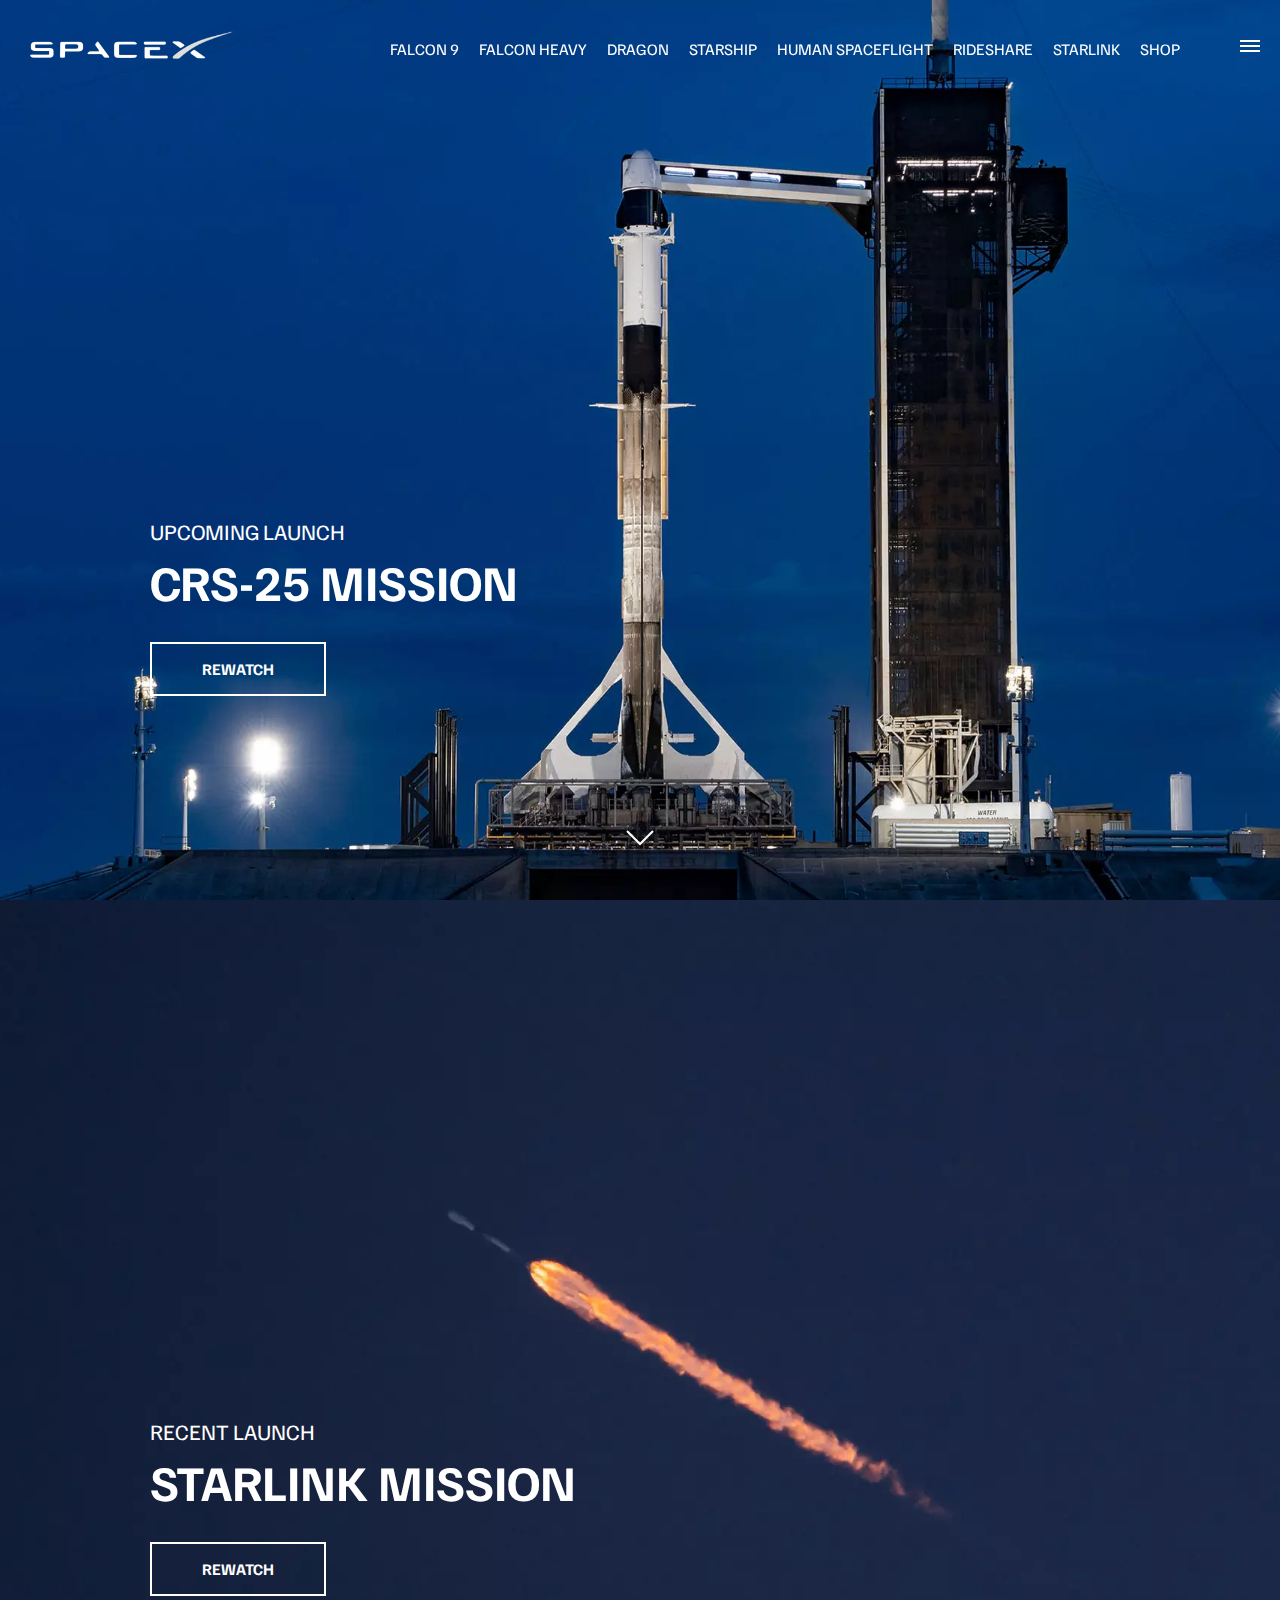
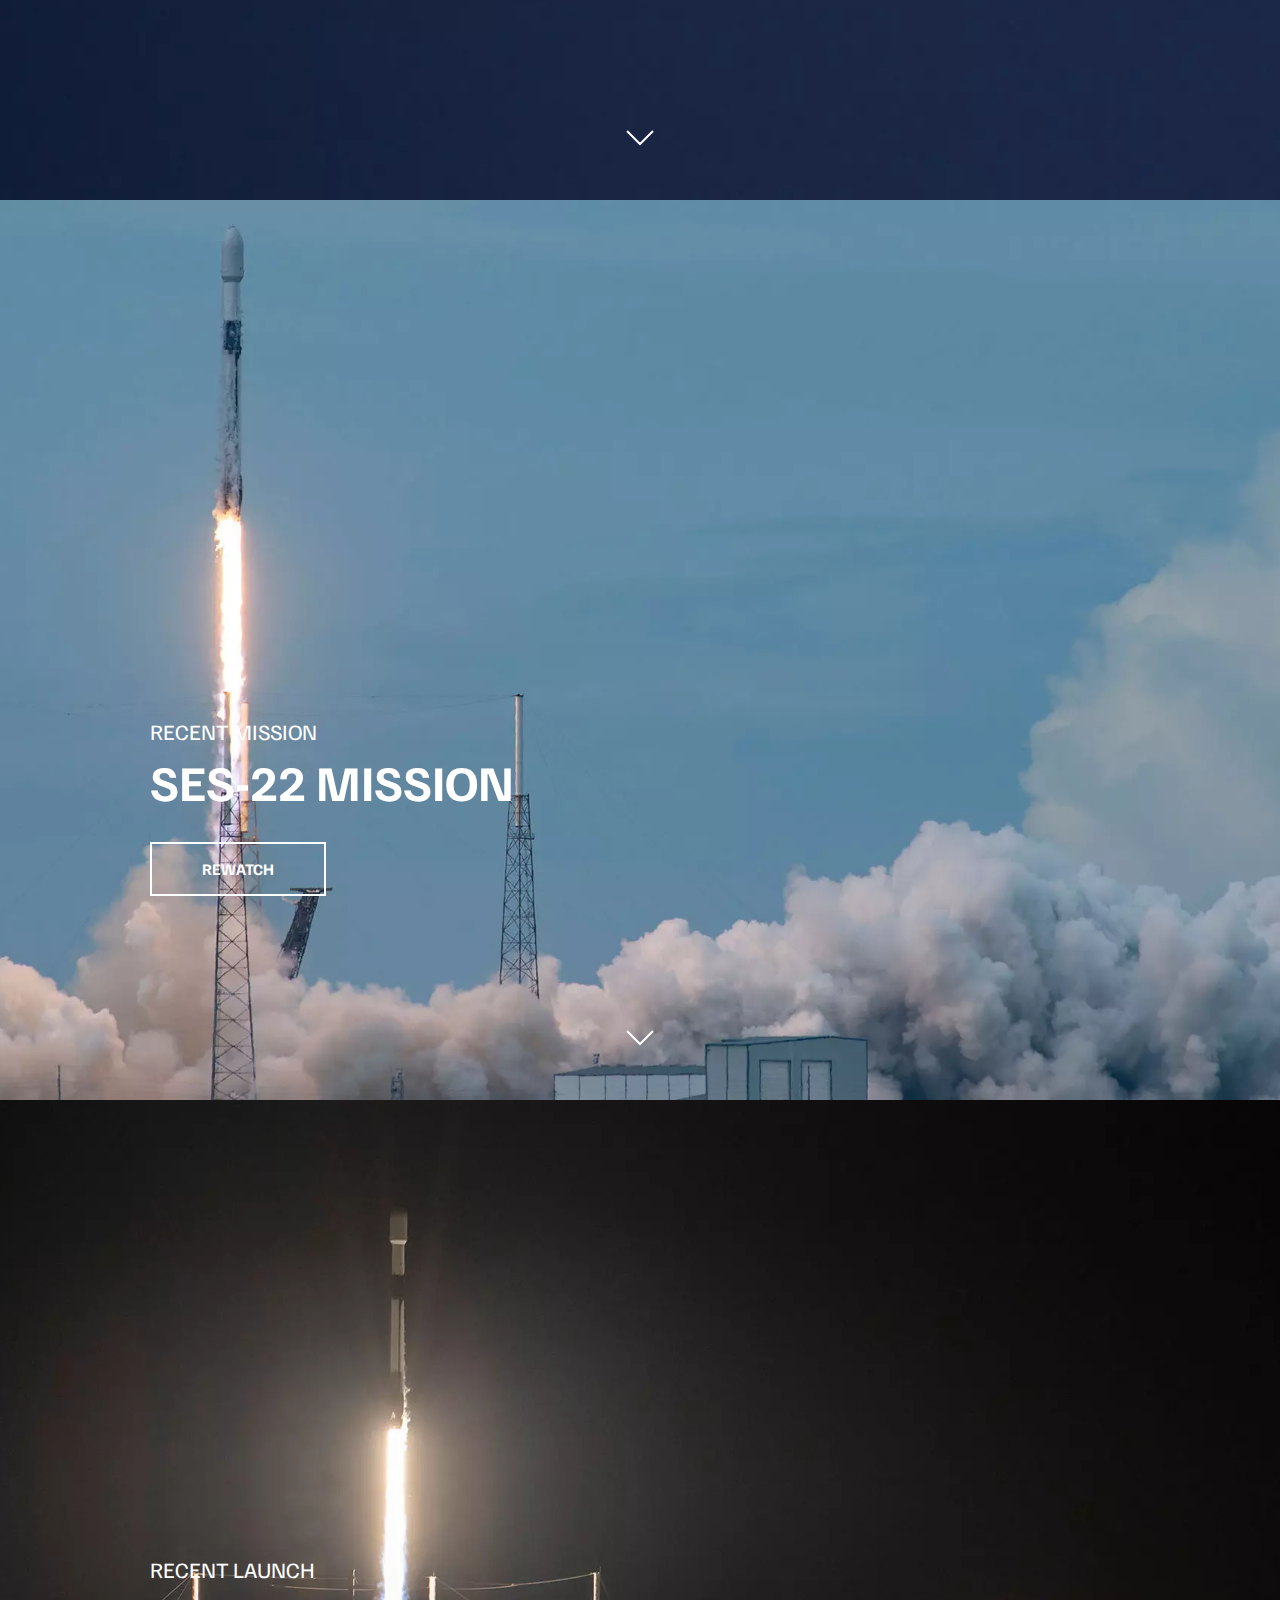
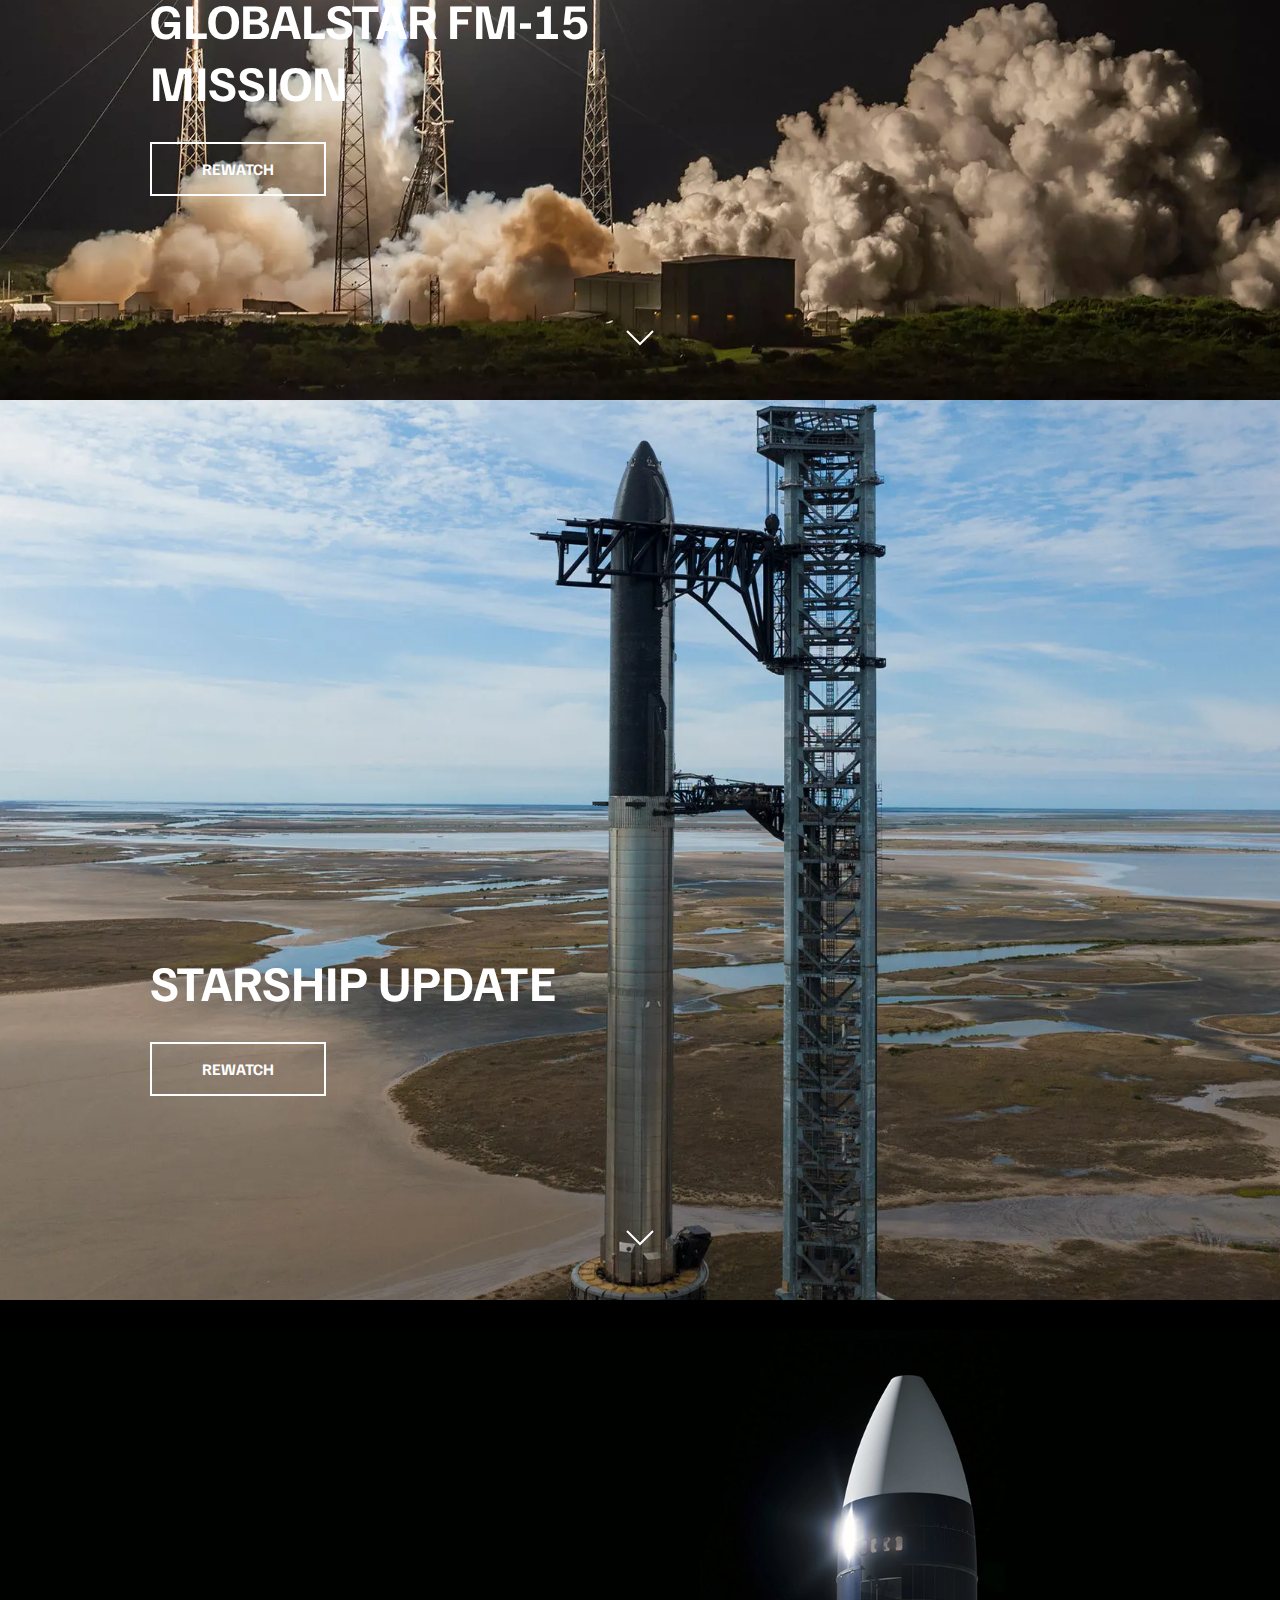
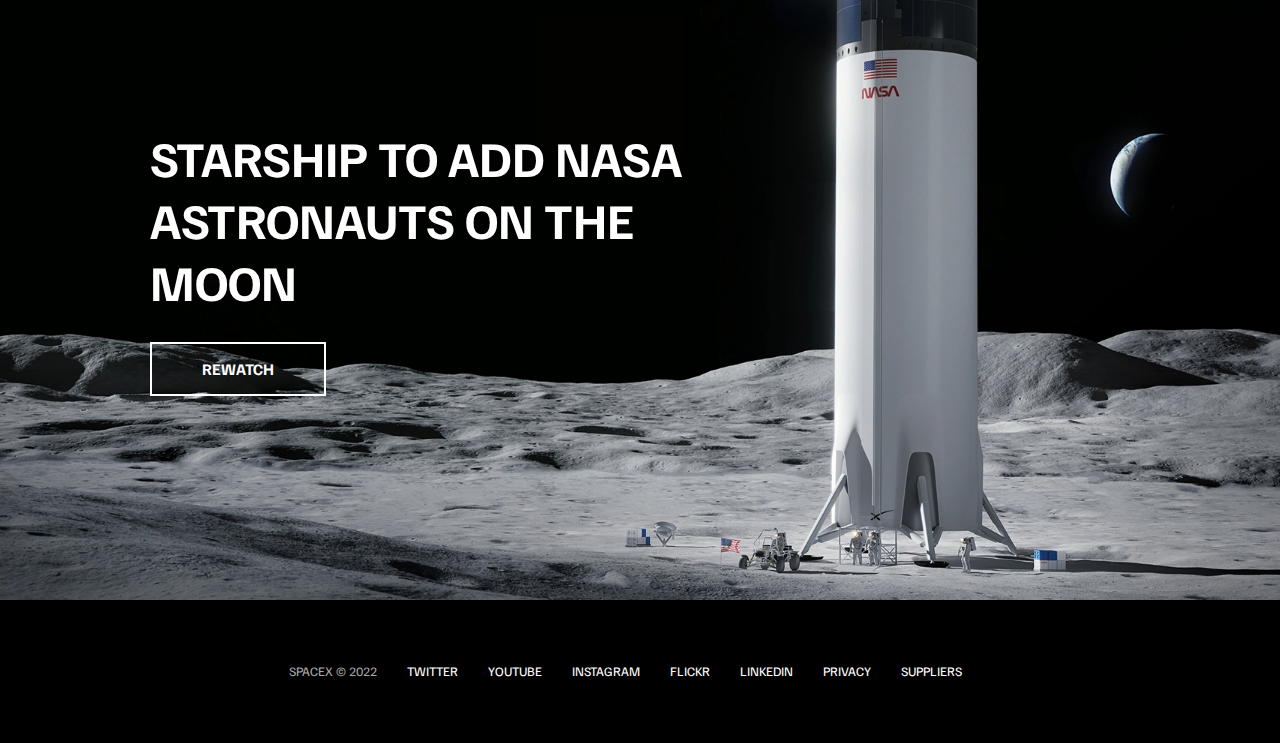
<file: index.html>
<!DOCTYPE html>
<html lang="en">

<head>
  <meta charset="UTF-8" />
  <meta http-equiv="X-UA-Compatible" content="IE=edge" />
  <meta name="viewport" content="width=device-width, initial-scale=1.0" />
  <link rel="stylesheet" href="css/style.css" />
  <script src="js/script.js" defer></script>
  <title>SpaceX</title>
</head>

<body>
  <div id="overlay"></div>
  <div id="mobile-menu" class="mobile-main-menu">
    <ul>
      <li><a href="#">Mission</a></li>
      <li><a href="#">Launches</a></li>
      <li><a href="#">Careers</a></li>
      <li><a href="#">Updates</a></li>
      <li><a href="#">Shop</a></li>

      <li class="mobile-only"><a href="falcon9.html">Falcon 9</a></li>
      <li class="mobile-only"><a href="falcon-heavy.html">Falcon Heavy</a></li>
      <li class="mobile-only"><a href="dragon.html">Dragon</a></li>
      <li class="mobile-only"><a href="#.html">Starship</a></li>
      <li class="mobile-only"><a href="#.html">Human Spaceflight</a></li>
      <li class="mobile-only"><a href="#.html">Rideshare</a></li>
      <li class="mobile-only"><a href="#.html">Starlink</a></li>
    </ul>
  </div>
  <header class="main-header">
    <div class="logo">
      <a href="index.html">
        <img src="img/logo.png" alt="SpaceX">
      </a>
    </div>
    <nav class="desktop-main-menu">
      <ul>
        <li><a href="falcon9.html">Falcon 9</a></li>
        <li><a href="falcon-heavy.html">Falcon Heavy</a></li>
        <li><a href="dragon.html">Dragon</a></li>
        <li><a href="#.html">Starship</a></li>
        <li><a href="#.html">Human Spaceflight</a></li>
        <li><a href="#.html">Rideshare</a></li>
        <li><a href="#.html">Starlink</a></li>
        <li><a href="#.html">Shop</a></li>
      </ul>
    </nav>
  </header>

  <!-- Hamburger Menu -->
  <button id="menu-btn" class="hamburger" type="button">
    <span class="hamburger-top"></span>
    <span class="hamburger-middle"></span>
    <span class="hamburger-bottom"></span>
  </button>

  <!-- Section A -->
  <section class="section-a">
    <div class="section-inner">
      <h4>Upcoming Launch</h4>
      <h2>CRS-25 Mission</h2>
      <a href="#" class="btn ">
        <div class="hover"></div>
        <span>Rewatch</span>
      </a>
    </div>
    <div class="scroll-arrow">
      <svg width="30px" height="20px">
        <path stroke="#ffffff" fill="none" stroke-width="2px" d="M2.000,5.000 L15.000,18.000 L28.000,5.000"></path>
      </svg>
    </div>
  </section>

  <!-- Section B -->
  <section class="section-b">
    <div class="section-inner">
      <h4>Recent Launch</h4>
      <h2>Starlink Mission</h2>
      <a href="#" class="btn ">
        <div class="hover"></div>
        <span>Rewatch</span>
      </a>
    </div>
    <div class="scroll-arrow">
      <svg width="30px" height="20px">
        <path stroke="#ffffff" fill="none" stroke-width="2px" d="M2.000,5.000 L15.000,18.000 L28.000,5.000"></path>
      </svg>
    </div>
  </section>

  <!-- Section C -->
  <section class="section-c">
    <div class="section-inner">
      <h4>Recent Mission</h4>
      <h2>SES-22 Mission</h2>
      <a href="#" class="btn ">
        <div class="hover"></div>
        <span>Rewatch</span>
      </a>
    </div>
    <div class="scroll-arrow">
      <svg width="30px" height="20px">
        <path stroke="#ffffff" fill="none" stroke-width="2px" d="M2.000,5.000 L15.000,18.000 L28.000,5.000"></path>
      </svg>
    </div>
  </section>

  <!-- Section-D -->
  <section class="section-d">
    <div class="section-inner">
      <h4>Recent Launch</h4>
      <h2>Globalstar FM-15 Mission</h2>
      <a href="#" class="btn ">
        <div class="hover"></div>
        <span>Rewatch</span>
      </a>
    </div>
    <div class="scroll-arrow">
      <svg width="30px" height="20px">
        <path stroke="#ffffff" fill="none" stroke-width="2px" d="M2.000,5.000 L15.000,18.000 L28.000,5.000"></path>
      </svg>
    </div>
  </section>

  <!-- Section E -->
  <section class="section-e">
    <div class="section-inner">
      <h2>Starship Update</h2>
      <a href="#" class="btn ">
        <div class="hover"></div>
        <span>Rewatch</span>
      </a>
    </div>
    <div class="scroll-arrow">
      <svg width="30px" height="20px">
        <path stroke="#ffffff" fill="none" stroke-width="2px" d="M2.000,5.000 L15.000,18.000 L28.000,5.000"></path>
      </svg>
    </div>
  </section>

  <!-- Section F -->
  <section class="section-f">
    <div class="section-inner">

      <h2>Starship to add NASA astronauts on the moon</h2>
      <a href="#" class="btn ">
        <div class="hover"></div>
        <span>Rewatch</span>
      </a>
    </div>
  </section>
  <footer>
    <ul>
      <li>SpaceX &copy; 2022</li>
      <li><a href="">Twitter</a></li>
      <li><a href="">Youtube</a></li>
      <li><a href="">Instagram</a></li>
      <li><a href="">Flickr</a></li>
      <li><a href="">LinkedIn</a></li>
      <li><a href="">Privacy</a></li>
      <li><a href="">Suppliers</a></li>
    </ul>
  </footer>
</body>

</html>
</file>
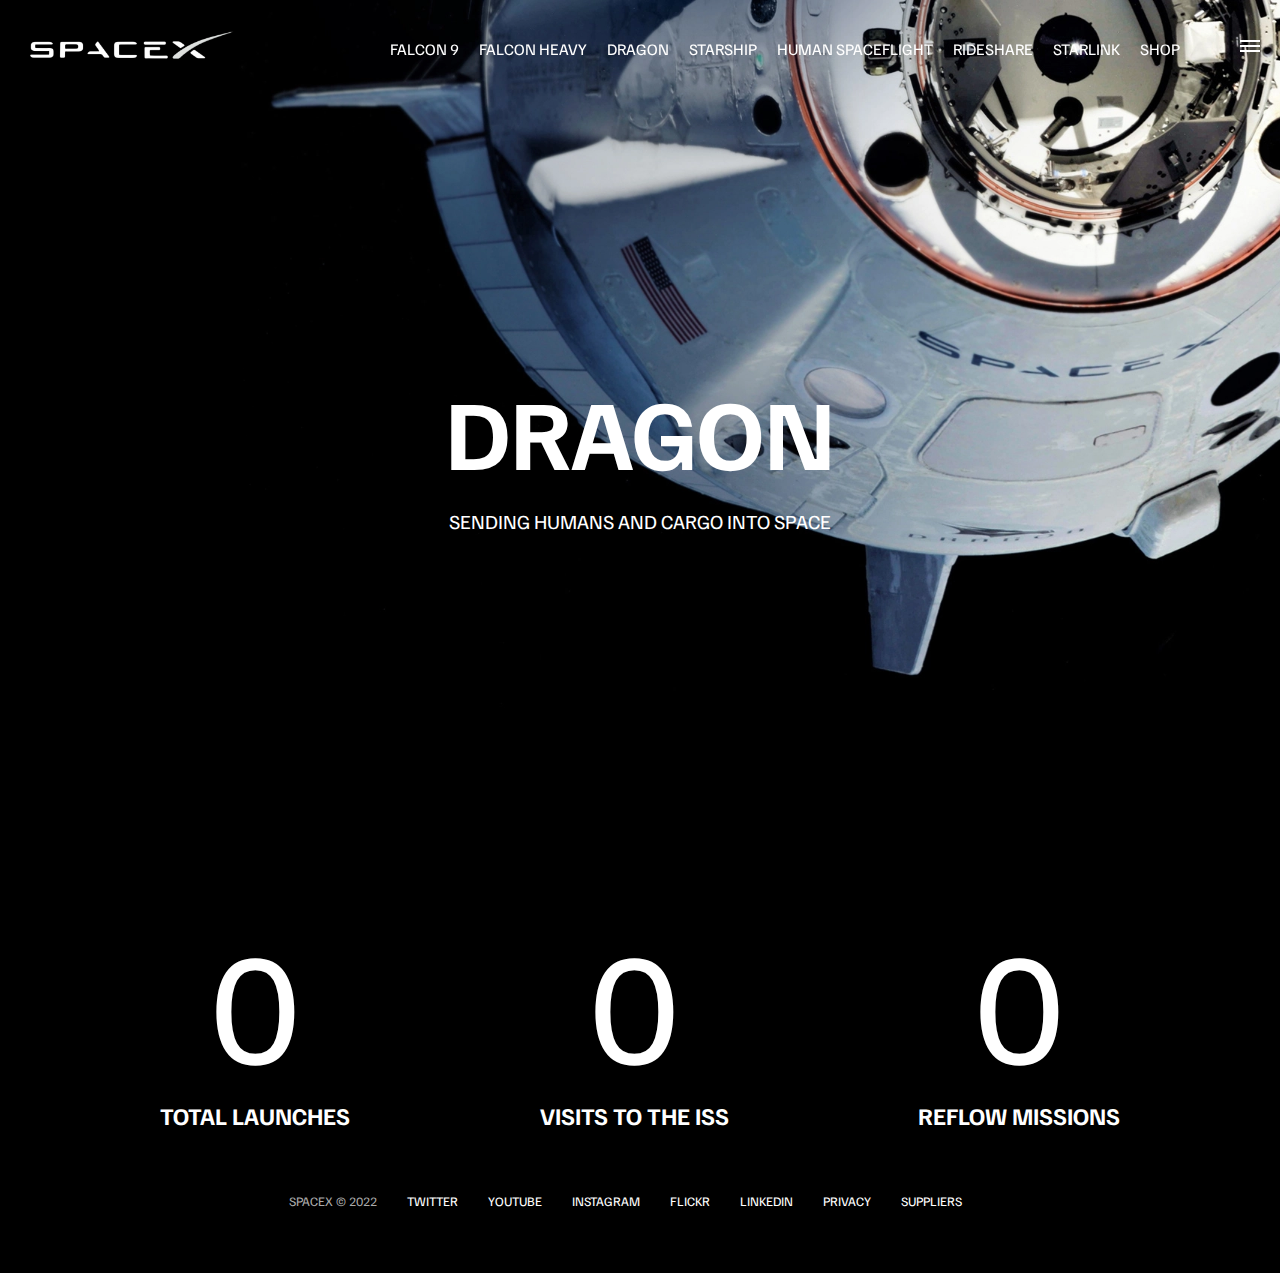
<file: dragon.html>
<!DOCTYPE html>
<html lang="en">

<head>
  <meta charset="UTF-8" />
  <meta http-equiv="X-UA-Compatible" content="IE=edge" />
  <meta name="viewport" content="width=device-width, initial-scale=1.0" />
  <link rel="stylesheet" href="css/style.css" />
  <script src="js/script.js" defer></script>
  <title>SpaceX - Dragon</title>
</head>

<body>
  <div id="overlay"></div>
  <div id="mobile-menu" class="mobile-main-menu">
    <ul>
      <li><a href="#">Mission</a></li>
      <li><a href="#">Launches</a></li>
      <li><a href="#">Careers</a></li>
      <li><a href="#">Updates</a></li>
      <li><a href="#">Shop</a></li>

      <li class="mobile-only"><a href="falcon9.html">Falcon 9</a></li>
      <li class="mobile-only"><a href="falcon-heavy.html">Falcon Heavy</a></li>
      <li class="mobile-only"><a href="dragon.html">Dragon</a></li>
      <li class="mobile-only"><a href="#.html">Starship</a></li>
      <li class="mobile-only"><a href="#.html">Human Spaceflight</a></li>
      <li class="mobile-only"><a href="#.html">Rideshare</a></li>
      <li class="mobile-only"><a href="#.html">Starlink</a></li>
    </ul>
  </div>
  <header class="main-header">
    <div class="logo">
      <a href="index.html">
        <img src="img/logo.png" alt="SpaceX">
      </a>
    </div>
    <nav class="desktop-main-menu">
      <ul>
        <li><a href="falcon9.html">Falcon 9</a></li>
        <li><a href="falcon-heavy.html">Falcon Heavy</a></li>
        <li><a href="dragon.html">Dragon</a></li>
        <li><a href="#.html">Starship</a></li>
        <li><a href="#.html">Human Spaceflight</a></li>
        <li><a href="#.html">Rideshare</a></li>
        <li><a href="#.html">Starlink</a></li>
        <li><a href="#.html">Shop</a></li>
      </ul>
    </nav>
  </header>

  <!-- Hamburger Menu -->
  <button id="menu-btn" class="hamburger" type="button">
    <span class="hamburger-top"></span>
    <span class="hamburger-middle"></span>
    <span class="hamburger-bottom"></span>
  </button>

  <section class="section-animate bg-dragon"></section>
   <div class="section-inner-center">
      <h3>Dragon</h3>
      <p>Sending humans and cargo into space </p>
   </div>

   <div class="stats">
    <div>
      <span class="counter" data-target="34">0</span>
      <h4>Total Launches</h4>
    </div>
    <div>
      <span class="counter" data-target="31">0</span>
      <h4>Visits to the ISS</h4>
    </div>
    <div>
      <span class="counter" data-target="13">0</span>
      <h4>Reflow Missions</h4>
    </div>
   </div>
  <footer>
    <ul>
      <li>SpaceX &copy; 2022</li>
      <li><a href="">Twitter</a></li>
      <li><a href="">Youtube</a></li>
      <li><a href="">Instagram</a></li>
      <li><a href="">Flickr</a></li>
      <li><a href="">LinkedIn</a></li>
      <li><a href="">Privacy</a></li>
      <li><a href="">Suppliers</a></li>
    </ul>
  </footer>
</body>

</html>
</file>
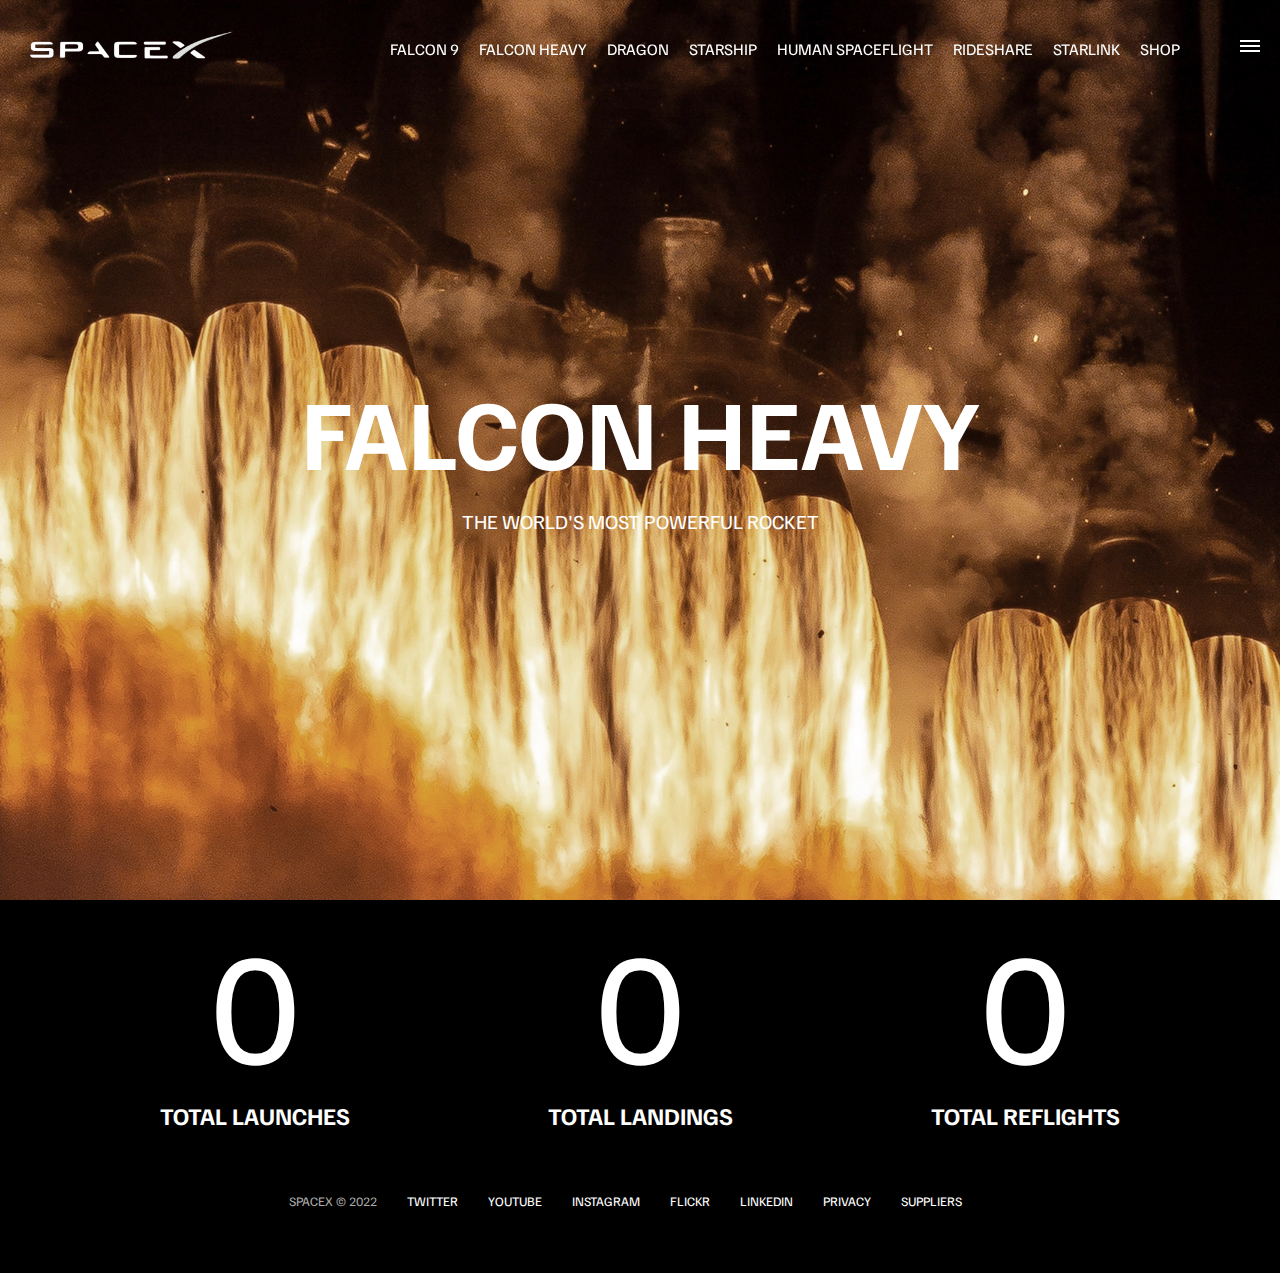
<file: falcon-heavy.html>
<!DOCTYPE html>
<html lang="en">

<head>
  <meta charset="UTF-8" />
  <meta http-equiv="X-UA-Compatible" content="IE=edge" />
  <meta name="viewport" content="width=device-width, initial-scale=1.0" />
  <link rel="stylesheet" href="css/style.css" />
  <script src="js/script.js" defer></script>
  <title>SpaceX - Falcon Heavy</title>
</head>

<body>
  <div id="overlay"></div>
  <div id="mobile-menu" class="mobile-main-menu">
    <ul>
      <li><a href="#">Mission</a></li>
      <li><a href="#">Launches</a></li>
      <li><a href="#">Careers</a></li>
      <li><a href="#">Updates</a></li>
      <li><a href="#">Shop</a></li>

      <li class="mobile-only"><a href="falcon9.html">Falcon 9</a></li>
      <li class="mobile-only"><a href="falcon-heavy.html">Falcon Heavy</a></li>
      <li class="mobile-only"><a href="dragon.html">Dragon</a></li>
      <li class="mobile-only"><a href="#.html">Starship</a></li>
      <li class="mobile-only"><a href="#.html">Human Spaceflight</a></li>
      <li class="mobile-only"><a href="#.html">Rideshare</a></li>
      <li class="mobile-only"><a href="#.html">Starlink</a></li>
    </ul>
  </div>
  <header class="main-header">
    <div class="logo">
      <a href="index.html">
        <img src="img/logo.png" alt="SpaceX">
      </a>
    </div>
    <nav class="desktop-main-menu">
      <ul>
        <li><a href="falcon9.html">Falcon 9</a></li>
        <li><a href="falcon-heavy.html">Falcon Heavy</a></li>
        <li><a href="dragon.html">Dragon</a></li>
        <li><a href="#.html">Starship</a></li>
        <li><a href="#.html">Human Spaceflight</a></li>
        <li><a href="#.html">Rideshare</a></li>
        <li><a href="#.html">Starlink</a></li>
        <li><a href="#.html">Shop</a></li>
      </ul>
    </nav>
  </header>

  <!-- Hamburger Menu -->
  <button id="menu-btn" class="hamburger" type="button">
    <span class="hamburger-top"></span>
    <span class="hamburger-middle"></span>
    <span class="hamburger-bottom"></span>
  </button>

  <section class="section-animate bg-falcon-heavy"></section>
   <div class="section-inner-center">
      <h3>Falcon Heavy</h3>
      <p>The world's most powerful rocket</p>
   </div>

   <div class="stats">
    <div>
      <span class="counter" data-target="3">0</span>
      <h4>Total Launches</h4>
    </div>
    <div>
      <span class="counter" data-target="7">0</span>
      <h4>Total Landings</h4>
    </div>
    <div>
      <span class="counter" data-target="4">0</span>
      <h4>Total Reflights</h4>
    </div>
   </div>
  <footer>
    <ul>
      <li>SpaceX &copy; 2022</li>
      <li><a href="">Twitter</a></li>
      <li><a href="">Youtube</a></li>
      <li><a href="">Instagram</a></li>
      <li><a href="">Flickr</a></li>
      <li><a href="">LinkedIn</a></li>
      <li><a href="">Privacy</a></li>
      <li><a href="">Suppliers</a></li>
    </ul>
  </footer>
</body>

</html>
</file>
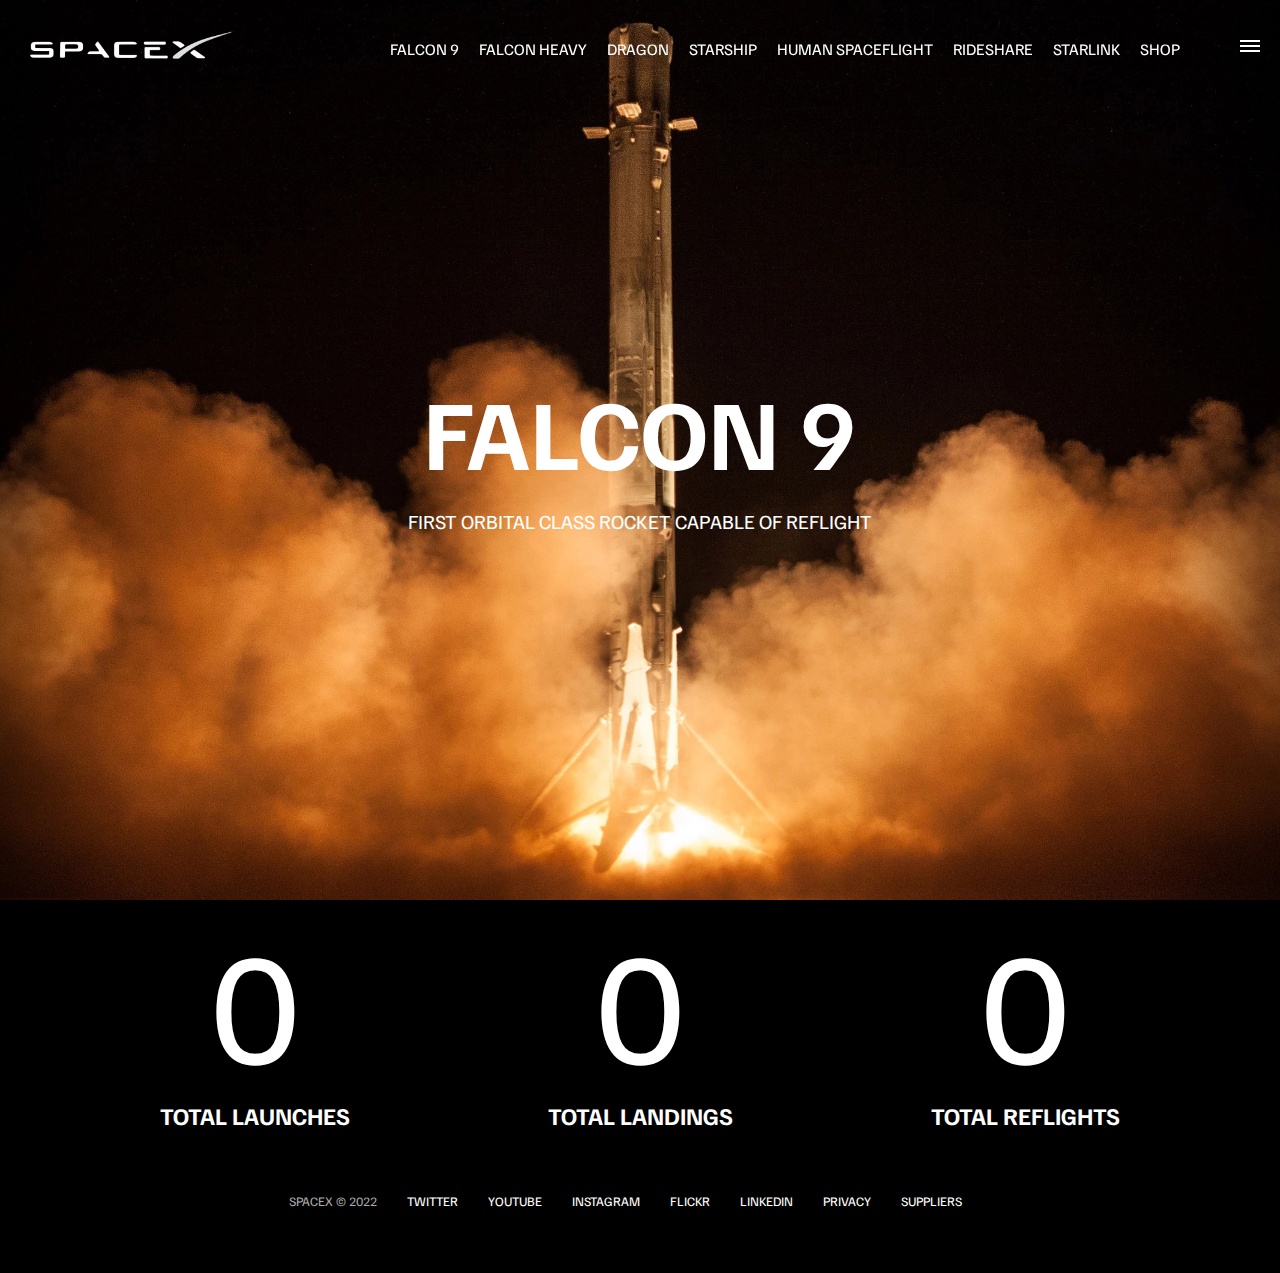
<file: falcon9.html>
<!DOCTYPE html>
<html lang="en">

<head>
  <meta charset="UTF-8" />
  <meta http-equiv="X-UA-Compatible" content="IE=edge" />
  <meta name="viewport" content="width=device-width, initial-scale=1.0" />
  <link rel="stylesheet" href="css/style.css" />
  <script src="js/script.js" defer></script>
  <title>SpaceX - Falcon 9</title>
</head>

<body>
  <div id="overlay"></div>
  <div id="mobile-menu" class="mobile-main-menu">
    <ul>
      <li><a href="#">Mission</a></li>
      <li><a href="#">Launches</a></li>
      <li><a href="#">Careers</a></li>
      <li><a href="#">Updates</a></li>
      <li><a href="#">Shop</a></li>

      <li class="mobile-only"><a href="falcon9.html">Falcon 9</a></li>
      <li class="mobile-only"><a href="falcon-heavy.html">Falcon Heavy</a></li>
      <li class="mobile-only"><a href="dragon.html">Dragon</a></li>
      <li class="mobile-only"><a href="#.html">Starship</a></li>
      <li class="mobile-only"><a href="#.html">Human Spaceflight</a></li>
      <li class="mobile-only"><a href="#.html">Rideshare</a></li>
      <li class="mobile-only"><a href="#.html">Starlink</a></li>
    </ul>
  </div>
  <header class="main-header">
    <div class="logo">
      <a href="index.html">
        <img src="img/logo.png" alt="SpaceX">
      </a>
    </div>
    <nav class="desktop-main-menu">
      <ul>
        <li><a href="falcon9.html">Falcon 9</a></li>
        <li><a href="falcon-heavy.html">Falcon Heavy</a></li>
        <li><a href="dragon.html">Dragon</a></li>
        <li><a href="#.html">Starship</a></li>
        <li><a href="#.html">Human Spaceflight</a></li>
        <li><a href="#.html">Rideshare</a></li>
        <li><a href="#.html">Starlink</a></li>
        <li><a href="#.html">Shop</a></li>
      </ul>
    </nav>
  </header>

  <!-- Hamburger Menu -->
  <button id="menu-btn" class="hamburger" type="button">
    <span class="hamburger-top"></span>
    <span class="hamburger-middle"></span>
    <span class="hamburger-bottom"></span>
  </button>

  <section class="section-animate bg-falcon-9"></section>
   <div class="section-inner-center">
      <h3>Falcon 9</h3>
      <p>First orbital class rocket capable of reflight</p>
   </div>

   <div class="stats">
    <div>
      <span class="counter" data-target="3">0</span>
      <h4>Total Launches</h4>
    </div>
    <div>
      <span class="counter" data-target="7">0</span>
      <h4>Total Landings</h4>
    </div>
    <div>
      <span class="counter" data-target="4">0</span>
      <h4>Total Reflights</h4>
    </div>
   </div>
  <footer>
    <ul>
      <li>SpaceX &copy; 2022</li>
      <li><a href="">Twitter</a></li>
      <li><a href="">Youtube</a></li>
      <li><a href="">Instagram</a></li>
      <li><a href="">Flickr</a></li>
      <li><a href="">LinkedIn</a></li>
      <li><a href="">Privacy</a></li>
      <li><a href="">Suppliers</a></li>
    </ul>
  </footer>
</body>

</html>
</file>
<file: css/style.css>
@import url('https://fonts.googleapis.com/css2?family=Familjen+Grotesk:ital,wght@0,400;0,500;0,600;0,700;1,400;1,500;1,600;1,700&family=Mulish:ital,wght@0,200;0,300;0,400;0,500;0,600;0,700;0,800;0,900;1,200;1,300;1,400;1,500;1,600;1,700;1,800;1,900&family=Permanent+Marker&family=Poppins:ital,wght@0,100;0,200;0,300;0,400;0,500;0,600;0,700;0,800;0,900;1,100;1,200;1,300;1,400;1,500;1,600;1,700;1,800;1,900&family=Press+Start+2P&family=Public+Sans:ital,wght@0,100;0,200;0,300;0,400;0,500;0,600;0,700;0,800;0,900;1,100;1,200;1,300;1,400;1,500;1,600;1,700;1,800;1,900&family=Work+Sans:ital,wght@0,100;0,200;0,300;0,400;0,500;0,600;0,700;0,800;0,900;1,100;1,200;1,300;1,400;1,500;1,600;1,700;1,800;1,900&display=swap');

*,
*::before,
*::after {
    margin: 0;
    padding: 0;
    box-sizing: border-box;
}

body {
    font-family: 'Familjen Grotesk', sans-serif;
    background: #000;
    color: #fff;
}

a {
    text-decoration: none;
    color: #fff;
}

ul {
    list-style: none;
}

/* Header/Navbar */
.main-header {
    position: fixed;
    top: 0;
    left: 0;
    width: 100%;
    z-index: 3;
    display: flex;
    justify-content: space-between;
    align-items: center;
    text-transform: uppercase;
    height: 100px;
    padding: 0 30px;
}

/* Logo */
.logo {
    width: 210px;
    height: auto;
}

.logo img {
    display: block;
    width: 100%;
    height: auto;
}

/* Desktop Menu */

.desktop-main-menu {
    margin-right: 50px;
}

.desktop-main-menu ul {
    display: flex;
}


.desktop-main-menu ul li {
    position: relative;
    margin-right: 20px;
    padding-bottom: 2px;
}

/* Menu item bottom border */
.desktop-main-menu ul li a::after {
    content: '';
    position: absolute;
    bottom: 0;
    left: 0;
    width: 100%;
    height: 1px;
    background: #fff;
    transform: scaleX(0);
    transition: transform 0.6s cubic-bezier(0.19, 1, 0.22, 1);

}

.desktop-main-menu ul li a:hover::after {
    transform: scaleX(1);
    transform-origin: left center;
    transition-duration: 0.4s;
}

section {
    position: relative;
    height: 100vh;
    background-position: center center;
    background-repeat: no-repeat;
    background-size: cover;
    text-transform: uppercase;
}

.section-inner {
    position: absolute;
    bottom: 200px;
    left: 150px;
    max-width: 560px;
}

.section-inner h4 {
    font-size: 22px;
    margin-bottom: 5px;
    font-weight: 300;
    animation: fadeInUp 0.5s ease-in-out 0.2s;
}

.section-inner h2 {
    font-size: 50px;
    font-weight: 700;
    margin-bottom: 20px;
    animation: fadeInUp 0.5s ease-in-out 0.2s;
    animation-fill-mode: both;
}

.section-inner a {
    animation: fadeInUp 0.5s ease-in-out 0.4s;
    animation-fill-mode: both;
}

/* Background images */
.section-a {
    background-image: url(../img/section-a.webp);
}

.section-b {
    background-image: url(../img/section-b.webp);
}

.section-c {
    background-image: url(../img/section-c.webp);
}

.section-d {
    background-image: url(../img/section-d.webp);
}

.section-e {
    background-image: url(../img/section-e.webp);
}

.section-f {
    background-image: url(../img/section-f.webp);
}

.btn {
    position: relative;
    display: inline-block;
    cursor: pointer;
    text-align: center;
    min-width: 130px;
    padding: 15px 50px;
    margin-top: 10px;
    border: 2px solid white;
    text-transform: uppercase;
    font-weight: bold;
    overflow: hidden;
    z-index: 2;

}

.btn:hover span {
    color: #000;
}

.btn .hover {
    position: absolute;
    top: 0;
    left: 0;
    width: 100%;
    height: 100%;
    background-color: #fff;
    color: #000;
    z-index: -1;
    transform: translateY(100%);
    transition: transform 0.6s cubic-bezier(0.19, 1, 0.22, 1);
}

.btn:hover .hover {
    transform: translateY(0);
}


.scroll-arrow {
    position: absolute;
    bottom: 50px;
    left: 50%;
    transform: translateX(-50%);
    animation: fadeBounce 5s infinite;
}

/* Footer */
footer {
    position: relative;
    padding: 55px 0;
}

footer ul {
    display: flex;
    justify-content: center;
    align-items: center;
    flex-wrap: wrap;
    font-size: 13px;
    line-height: 2.5;
}


footer ul li {
    margin-right: 30px;
    color: #aaa;
    text-transform: uppercase;
}

footer ul li a {
    color: #fff;
    transition: color 0.6s;
}

footer ul li a:hover {
    color: #aaa;
}

/* Hamburger Menu */
.hamburger {
    position: fixed;
    top: 40px;
    right: 20px;
    z-index: 10;
    cursor: pointer;
    width: 20px;
    height: 20px;
    background: none;
    border: none;
}

.hamburger-top,
.hamburger-middle,
.hamburger-bottom {
    position: absolute;
    width: 20px;
    height: 2px;
    top: 0;
    left: 0;
    background: #fff;
    transition: all 0.5s;
}

.hamburger-middle {
    transform: translateY(5px);
}

.hamburger-bottom {
    transform: translateY(10px);
}

/* Transition hamburger to X when open */
.open {
    transform: rotate(90deg);
}

.open .hamburger-top {
    transform: rotate(45deg) translateY(6px) translateX(6px);
}

.open .hamburger-middle {
    display: none;
}

.open .hamburger-bottom {
    transform: rotate(-45deg) translateY(6px) translateX(-6px);
}

/* Overlay */
.overlay-show {
    position: fixed;
    top: 0;
    left: 0;
    width: 100%;
    height: 100%;
    background-color: rgba(0, 0, 0, 0.5);
    z-index: 3;
}

/* Stop body scrolling */
.stop-scrolling {
    overflow: hidden;
}

/* Hide mobile main menu items*/
.mobile-only {
    display: none;
}

/* Mobile menu */
.mobile-main-menu {
    position: fixed;
    top: 0;
    right: 0;
    width: 350px;
    height: 100%;
    background-color: #000;
    z-index: 4;
    display: flex;
    align-items: center;
    justify-content: center;
    transform: translateX(100%);
    transition: transform 0.6s cubic-bezier(0.19, 1, 0.22, 1);
}

/* Bring menu from right */
.show-menu {
    transform: translateX(0);
}

.mobile-main-menu ul {
    display: flex;
    flex-direction: column;
    align-items: end;
    justify-content: center;
    padding: 50px;
    width: 100%;

}

.mobile-main-menu ul li {
    margin-bottom: 20px;
    font-size: 18px;
    text-transform: uppercase;
    border-bottom: 1px #555 dotted;
    width: 100%;
    text-align: right;
    padding-bottom: 8px;
}

.mobile-main-menu ul li a {
    color: #fff;
    transition: color 0.6s;

}

.mobile-main-menu ul li a:hover {
    color: #aaa;
}

/* Inner Pages*/
.bg-falcon-9 {
    background-image: url(../img/falcon-9.webp);
}

.bg-falcon-heavy {
    background-image: url(../img/falcon-heavy.webp);
}

.bg-dragon {
    background-image: url(../img/dragon.webp);
}

.section-animate {
  animation: fadeIn 2s ease-in-out;
}

.section-inner-center {
    position: absolute;
    top: 50%;
    left: 50%;
    transform: translate(-50%, -50%);
    text-transform: uppercase;
    text-align: center;
    width: 80%;
}

.section-inner-center h3 {
    font-size: 100px;
    margin-bottom: 15px;
    animation: fadeInUp 0.5s ease-in-out;
}

.section-inner-center p {
    font-size: 20px;
    animation: fadeInUp 0.5s ease-in-out 0.2s;
    animation-fill-mode: both;
}

/* Stats */
.stats {
    max-width: 960px;
    margin: 0 auto;
    display: flex;
    align-items: center;
    justify-content: space-between;
    text-align: center;
    text-transform: uppercase;
}

.stats div span {
    font-size: 160px;
}

.stats div h4 {
    font-size: 24px;
}

/* Animations */
@keyframes fadeInUp {
    0% {
        opacity: 0;
        transform: translateY(140px);    
    }

    100% {
        opacity: 1;
        transform: translateY(0);
    }
}


@keyframes fadeIn {
    0% {
        opacity: 0;
    }

    100% {
        opacity: 1;
    }
}

@keyframes fadeBounce {

    0%,
    20%,
    50%,
    80%,
    100% {
        opacity: 0;
        transform: translateY(-20px);
    }

    40% {
        opacity: 1;
        transform: translateY(0);
    }
}

/* Media Queries */

@media(max-width: 960px) {
    .desktop-main-menu {
        display: none;
    }

    /* Show main mobile items */
    .mobile-only {
        display: block;
    }

    .section-inner-center h3 {
        font-size: 75px;
    }
}

@media(max-width:600px) {
    .section-inner {
        bottom: 75px;
        left: 20px;
    }

    .section-inner h2 {
        font-size: 40px;
    }

    footer ul li:first-child {
        position: absolute;
        top: 30px;
        left: 50%;
        transform: translate(-50%, -50%);
    }

    footer ul li {
        margin-right: 15px;
    }

    .logo {
        width: 150px;
        margin: auto;
    }

    .section-inner-center {
        width: 80%;
    }

    .section-inner-center h3 {
        font-size: 50px;
    }

    /* Stats */
    .stats {
        flex-direction: column;
    }

    .stats div {
        margin-bottom: 20px;
    }
}
</file>
